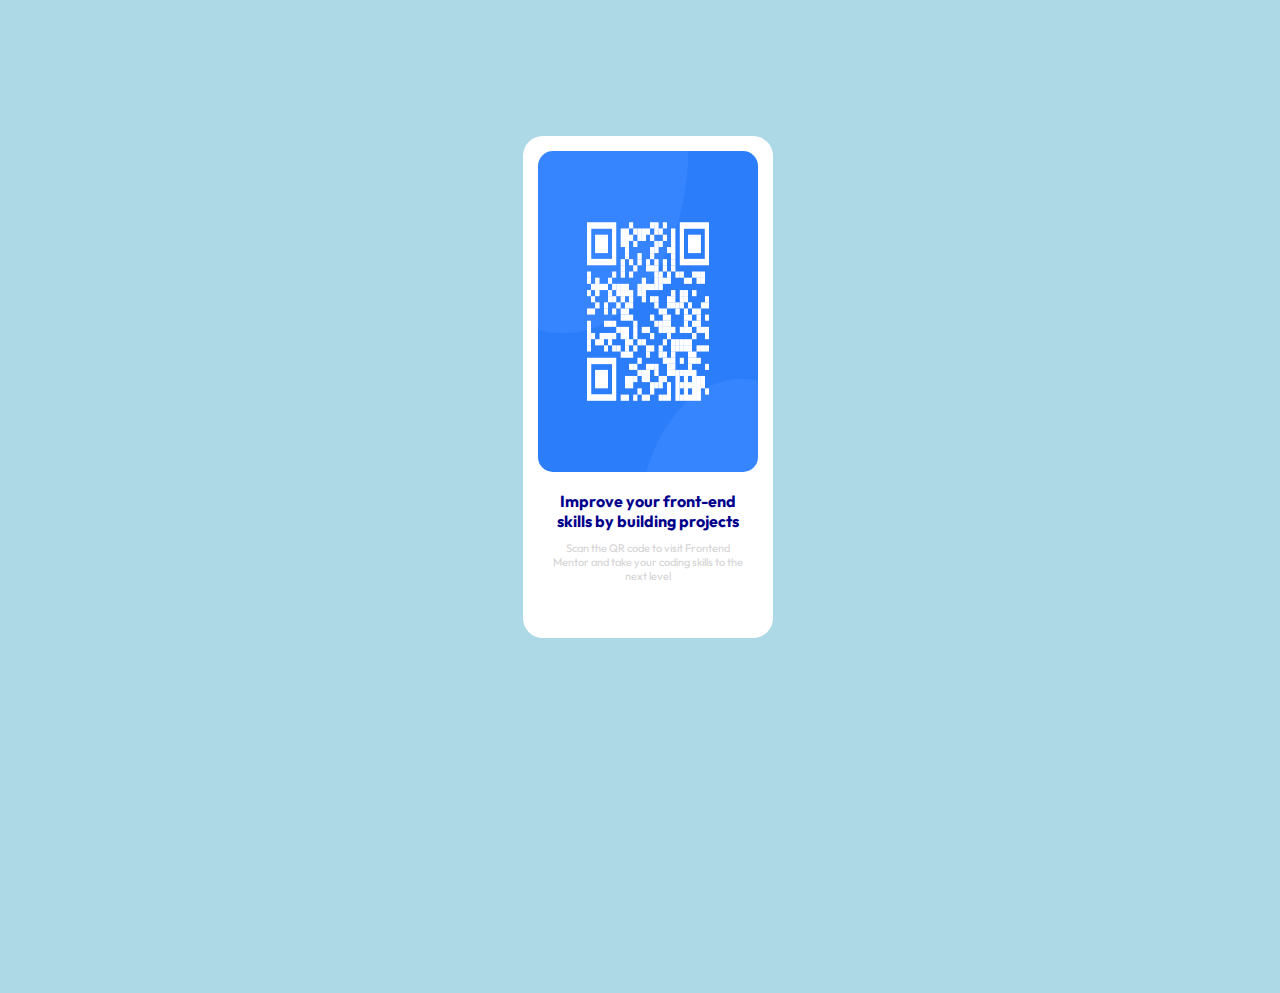
<file: 1.QR code component/index.html>
<!DOCTYPE html>
<html lang="en">
<head>
    <meta charset="UTF-8" />
    <meta name="viewport" content="width=device-width, initial-scale=1.0" />

    <link rel="preconnect" href="https://fonts.googleapis.com" />
    <link rel="preconnect" href="https://fonts.gstatic.com" crossorigin />
    <link href="https://fonts.googleapis.com/css2?family=Outfit:wght@100..900&display=swap" rel="stylesheet" />

    <title>QR code component</title>
    <link rel="website icon" href="image-qr-code.png">
   
   <style>
        * {
            height: 100%;
            width: 100%;
            padding: 0px;
            box-sizing: border-box;
        }

        body {
            padding-top: 10%;
            background: lightblue;
            display: flex;
            justify-content: center;
            text-align: center;
        }

        .box {
            width: 250px;
            height: 65%;
            justify-content: center;
            text-align: center;
            background-color: white;
            border-radius: 20px;
            position: relative;
        }

        img {
            padding: 15px;
            width: 100%;
            height: 60%;
        }

        img.rounded-corners {
            border-radius: 30px;
            height: 70%;
            width: 100%;
        }

        h2 {
            margin-top: 0%;
            font-size: 100%;
            font-family: "Outfit", sans-serif;
            padding: 30px;
            padding-top: 0%;
            position: absolute;
            text-align: center;
            color: darkblue;
        }

        h4 {
            margin-top: 0%;
            font-family: "Outfit", sans-serif;
            padding: 30px;
            font-weight: normal;
            font-size: 11px;
            color:lightgray;
            position: absolute;
            padding-top: 20%;
        }
    </style>
</head>

<body>
    <div class="box">
        <img src="image-qr-code.png" alt="image-qr-code" class="rounded-corners" />

        <h2>Improve your front-end skills by building projects</h2>

        <h4>
            Scan the QR code to visit Frontend Mentor and take your coding skills to
            the next level
        </h4>
    </div>
</body>

</html>
</file>
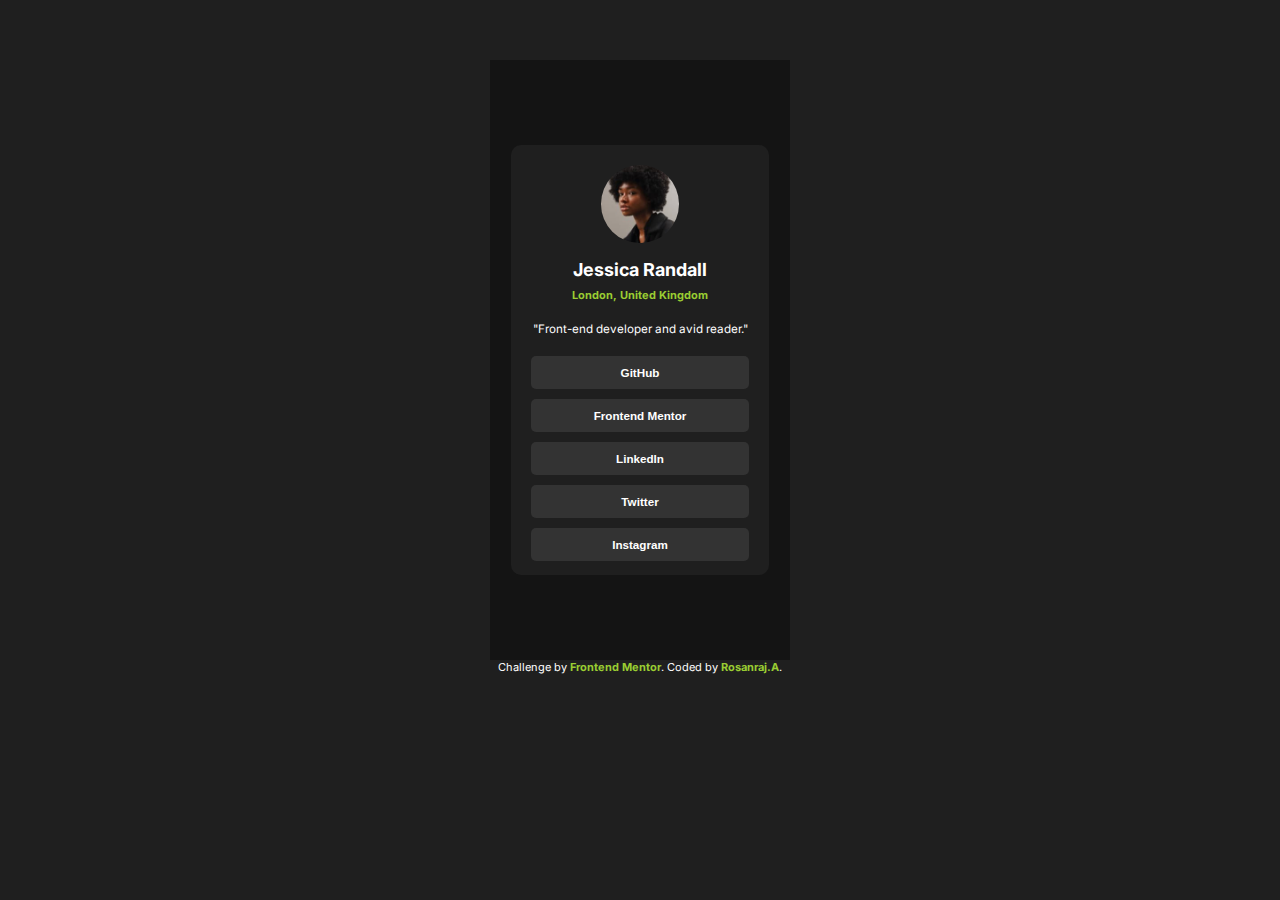
<file: 3.Social links profile/index.html>
<!DOCTYPE html>
<html lang="en">
  <head>
    <meta charset="UTF-8" />
    <meta name="viewport" content="width=device-width, initial-scale=1.0" />

    <link
      rel="icon"
      type="image/png"
      sizes="32x32"
      href="./assets/images/favicon-32x32.png"/>

    <link rel="stylesheet" href="style.css" />
    <title>Social links profile</title>

    <style>
      .attribution {
        font-size: 11px;
        text-align: center;
        color: white;
      }
      .attribution a {
        color:yellowgreen;
        font-weight: bolder;
        text-decoration:none;
      }
    </style>
  </head>
  <body>
    <div class="box">
      <div class="profile">
        <img src="assets/images/avatar-jessica.jpeg" class="avatar" alt="" />
        <p id="name">Jessica Randall</p>
        <p id="place">London, United Kingdom</p>
        <p id="role">"Front-end developer and avid reader."</p>
        
        <div class="buttons">
          <button id="btn">GitHub</button>
          <button id="btn">Frontend Mentor</button>
          <button id="btn">LinkedIn</button>
          <button id="btn">Twitter</button>
          <button id="btn">Instagram</button>
        </div>
      </div>
    </div>
    <div class="attribution">
      Challenge by
      <a href="https://www.frontendmentor.io?ref=challenge">Frontend Mentor</a
      >. Coded by <a href="#">Rosanraj.A</a>.
    </div>
  </body>
</html>
</file>
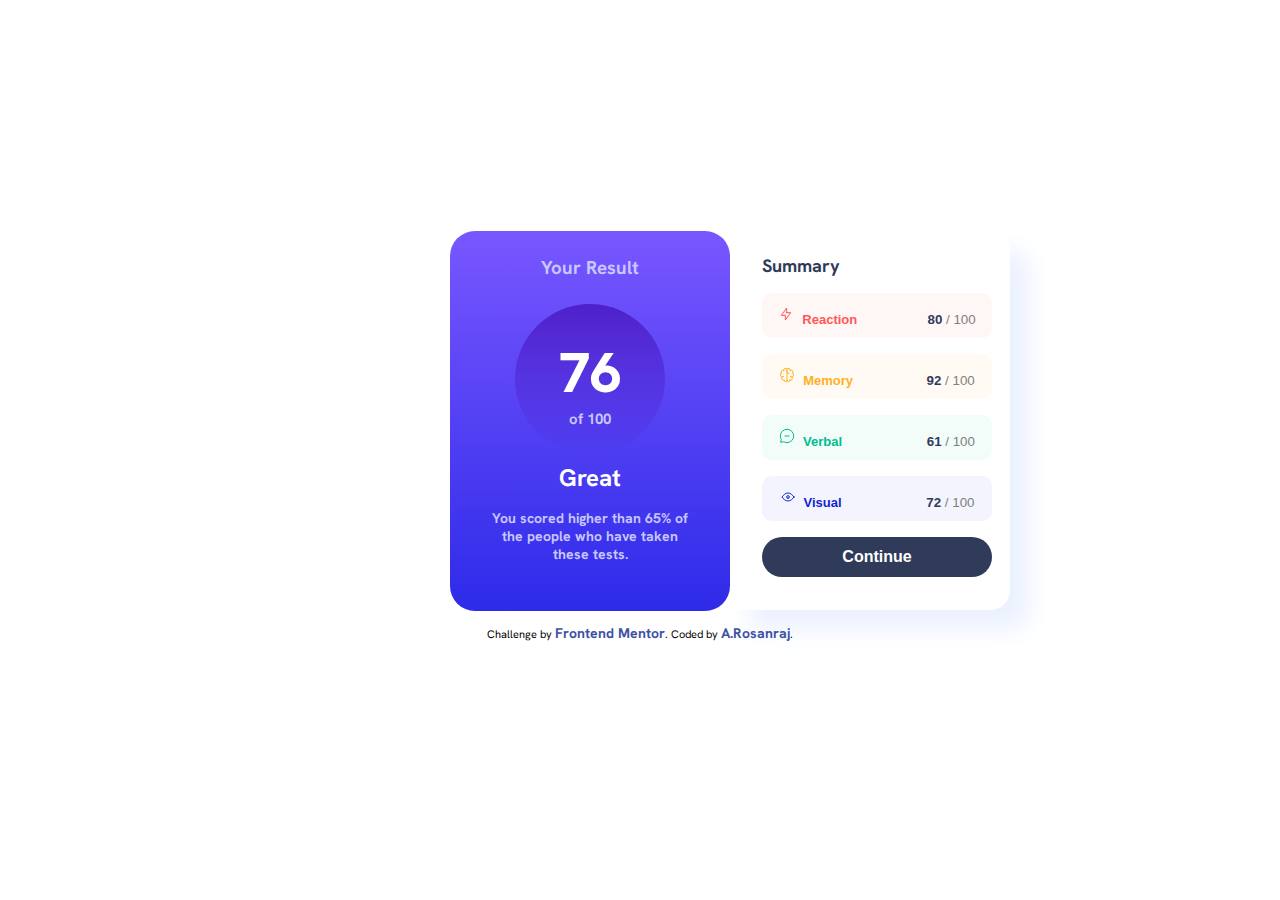
<file: 5.Results summary component/index.html>
<!DOCTYPE html>
<html lang="en">
  <head>
    <meta charset="UTF-8" />
    <meta name="viewport" content="width=device-width, initial-scale=1.0" />
    <link
      rel="icon"
      type="image/png"
      sizes="32x32"
      href="./assets/images/favicon-32x32.png"
    />
    <link rel="stylesheet" href="style.css" />

    <title>Frontend Mentor | Results summary component</title>

    <style>
      .attribution {
        text-align: center;
        font-size: 11px;
        padding-top: 14px;
      }
      .attribution a {
        color: hsl(228, 45%, 44%);
        text-decoration: none;
        font-size:14px;
        font-weight: 700;
      }
    </style>
  </head>
  <body>
    <div class="result-page">
      <h3>Your Result</h3>
      <div class="circle">
        <h1 id="head1">76</h1>
        <p id="para1">of 100</p>
      </div>
      <h2 id="Great">Great</h2>
      <p id="para2">
        You scored higher than 65% of the people who have taken these tests.
      </p>
    </div>

    <div class="bg-card">
      <h3 id="head2">Summary</h3>     

      <button class="reaction">
        <img src="assets/images/icon-reaction.svg"alt="" class="img1"><span class="red">Reaction</span>
        <span class="mark-violet">80</span> 
        <span class="total-gray">/ 100</span>
      </button>

      <button class="memory">
        <img src="assets/images/icon-memory.svg" alt="" class="img2"><span class="yellow">Memory</span>
        <span class="mark-violet">92</span>
        <span class="total-gray">/ 100</span>
      </button>

      <button class="verbal">
        <img src="assets/images/icon-verbal.svg" alt="" class="img3"><span class="green">Verbal</span>
        <span class="mark-violet">61</span>
        <span class="total-gray">/ 100</span>
      </button>
      

      <button class="visual">
        <img src="assets/images/icon-visual.svg" alt=""class="img4"><span class="violet">Visual</span>
        <span class="mark-violet">72</span> 
        <span class="total-gray">/ 100</span>
      </button>

      <button class="last">Continue</button>
    </div>

    <div class="attribution">
      Challenge by
      <a href="https://www.frontendmentor.io?ref=challenge">Frontend Mentor</a>.
      Coded by <a href="#">A.Rosanraj</a>.
    </div>
  </body>
</html>
</file>
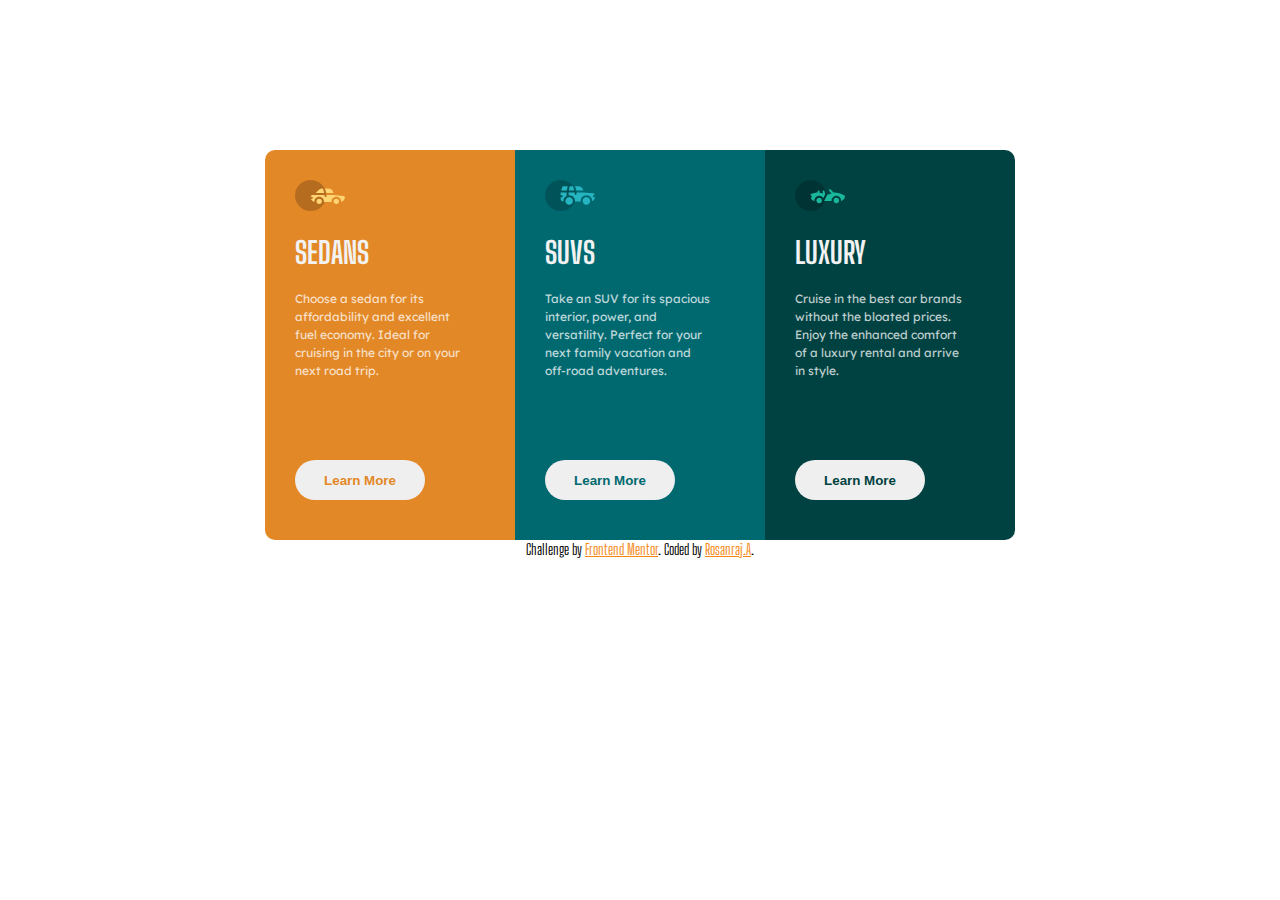
<file: 8.3 column preview card component/index.html>
<!DOCTYPE html>
<html lang="en">
<head>
  <meta charset="UTF-8">
  <meta name="viewport" content="width=device-width, initial-scale=1.0"> 

  <link rel="icon" type="image/png" sizes="32x32" href="./images/favicon-32x32.png">
  <link rel="stylesheet" href="css/style.css">
  <title>3-column preview card component</title>

  <style>
    .attribution { font-size: 15px; text-align: center; }
    .attribution a { color:hsl(31, 92%, 52%); }
  </style>
</head>
<body>
  <div class="container">
    <div class="card1">
      <div class="content">
        <img src="images/icon-sedans.svg" alt="" class="img1">
        <h1 class="name">Sedans</h1>
        <p class="about1">Choose a sedan for its affordability and excellent fuel economy. Ideal for cruising in the city 
          or on your next road trip.</p>
          <input type="button" value="Learn More" class="btn1">
      </div>
    </div>

    <div class="card2">
      <div class="content">
        <img src="images/icon-suvs.svg" alt="" class="img1">
        <h1 class="name">SUVs</h1>
        <p class="about2">Take an SUV for its spacious interior, power, and versatility. Perfect for your next family vacation 
          and off-road adventures.</p>
          <input type="button" value="Learn More"class="btn2">
      </div>
    </div>

    <div class="card3">
      <div class="content">
        <img src="images/icon-luxury.svg" alt="" class="img1">
        <h1 class="name">Luxury</h1>
        <p class="about2">Cruise in the best car brands without the bloated prices. Enjoy the enhanced comfort of a luxury 
          rental and arrive in style.</p>
          <input type="button" value="Learn More"class="btn3">
      </div>
    </div>

  </div>
  
  <div class="attribution">
    Challenge by <a href="https://www.frontendmentor.io?ref=challenge">Frontend Mentor</a>. 
    Coded by <a href="#">Rosanraj.A</a>.
  </div>
</body>
</html>
</file>
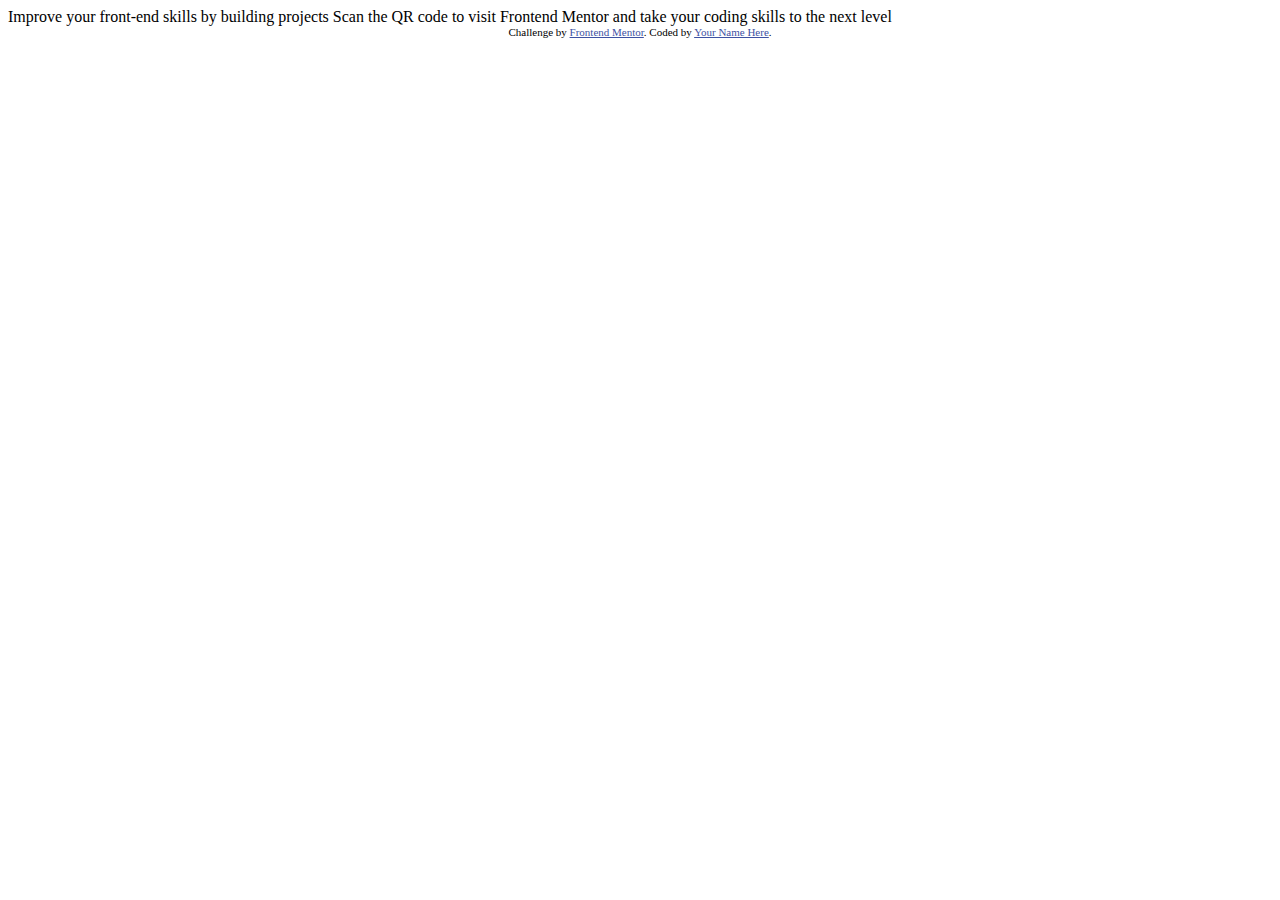
<file: 1.QR code component/qr-code-component-main/index.html>
<!DOCTYPE html>
<html lang="en">
<head>
  <meta charset="UTF-8">
  <meta name="viewport" content="width=device-width, initial-scale=1.0"> <!-- displays site properly based on user's device -->

  <link rel="icon" type="image/png" sizes="32x32" href="./images/favicon-32x32.png">
  
  <title>Frontend Mentor | QR code component</title>

  <!-- Feel free to remove these styles or customise in your own stylesheet 👍 -->
  <style>
    .attribution { font-size: 11px; text-align: center; }
    .attribution a { color: hsl(228, 45%, 44%); }
  </style>
</head>
<body>

  Improve your front-end skills by building projects

  Scan the QR code to visit Frontend Mentor and take your coding skills to the next level
  
  <div class="attribution">
    Challenge by <a href="https://www.frontendmentor.io?ref=challenge" target="_blank">Frontend Mentor</a>. 
    Coded by <a href="#">Your Name Here</a>.
  </div>
</body>
</html>
</file>
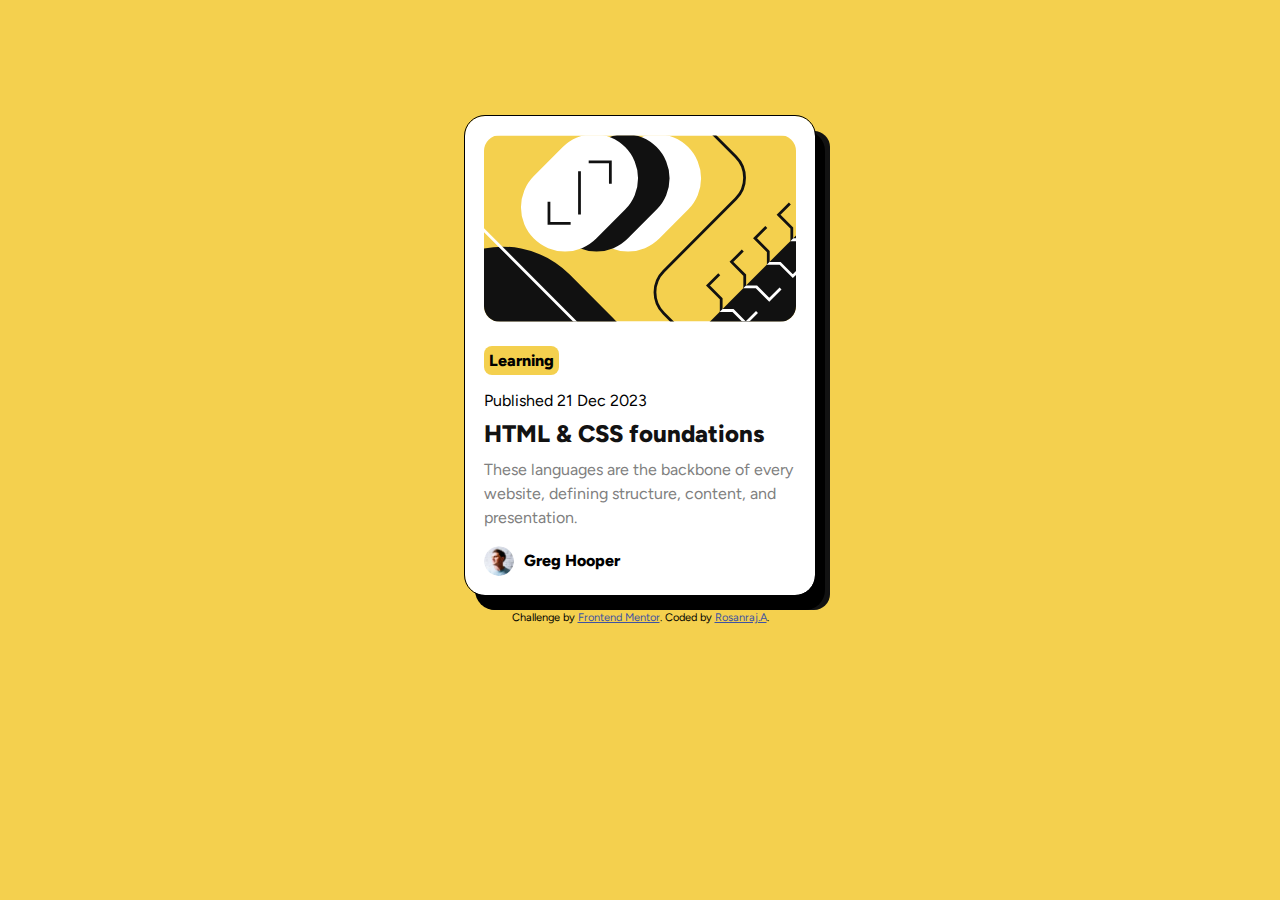
<file: 2.Blog preview card/blog-preview-card-main/index.html>
<!DOCTYPE html>
<html lang="en">
  <head>
    <meta charset="UTF-8" />
    <meta name="viewport" content="width=device-width, initial-scale=1.0">
    
    <link rel="icon" type="image/png" sizes="32x32" href="mobile-design.jpg">
    <link rel="stylesheet" href="style.css">
    <title>Blog preview card</title>

    <style>
      .attribution {
        font-size: 11px;
        text-align: center;
      }
      .attribution a {
        color: hsl(228, 45%, 44%);
      }
    </style>
  </head>
  <body>
    <div class="card">
      <img src="assets/images/illustration-article.svg" alt="" />

      <p class="para1">Learning</p>
      <p class="para2">Published 21 Dec 2023</p>

      <h1><a href="#">HTML & CSS foundations</a></h1>
      <p class="description">
        These languages are the backbone of every website, defining structure,
        content, and presentation.
      </p>

      <div class="author">
        <img src="assets/images/image-avatar.webp" alt="" />
        <p class="authorName">Greg Hooper</p>
      </div>
    </div>

    <div class="attribution">
      Challenge by
      <a href="https://www.frontendmentor.io?ref=challenge">Frontend Mentor</a>.
      Coded by <a href="#">Rosanraj.A</a>.
    </div>
  </body>
</html>
</file>
<file: 3.Social links profile/style.css>
@import url("https://fonts.googleapis.com/css2?family=Figtree:ital,wght@0,300..900;1,300..900&family=Inter:wght@100..900&display=swap");

* {
  padding: 0%;
  margin: 0%;
  box-sizing: border-box;
}

:root {
  --white: hsl(0, 0%, 100%);
  --Grey: hsl(0, 0%, 20%);
  --DarkGrey: hsl(0, 0%, 12%);
  --OffBlack: hsl(0, 0%, 8%);
}
body {
  font-family: "Inter", sans-serif;
  font-size: 14px;
  background-color: var(--DarkGrey);
  display: flex;
  flex-direction: column;
  justify-content: center;
  align-items: center;
  padding-top: 60px;
}
img.avatar {
  display: block;
  margin-left: auto;
  margin-right: auto;
  margin-top: 20px;
  border-radius: 50%;
  width: 30%;
}

div.box {
  width: 300px;
  height: 600px;
  background-color: var(--OffBlack);
  display: flex;
  flex-direction: column;
  justify-content: center;
}
div.profile {
  background-color: var(--DarkGrey);
  margin: 1.3rem;
  border-radius: 10px;
  height: 430px;
}

p#name {
  color: var(--white);
  text-align: center;
  font-size: large;
  margin-top: 1rem;
  font-weight: bold;
}

p#place {
  color: yellowgreen;
  text-align: center;
  font-size: 11px;
  font-weight: bolder;
  margin-top: 8px;
}

p#role {
  color: var(--white);
  text-align: center;
  font-size: smaller;
  margin-top: 20px;
}

div.buttons {
  display: flex;
  flex-direction: column;
  justify-content: center;
  gap: 10px;
  padding: 20px;
}

#btn{
  background-color: var(--Grey);
  border-radius: 5px;
  padding: 10px 24px;
  color: var(--white);
  border: none;
  font-weight: 600;
  font-size: smaller;
}
#btn:hover{
  background-color: yellowgreen;
  cursor: pointer;
  transition-duration: .3s;
  color: var(--DarkGrey);
}
</file>
<file: 5.Results summary component/style.css>
@import url("https://fonts.googleapis.com/css2?family=Figtree:ital,wght@0,300..900;1,300..900&family=Hanken+Grotesk:ital,wght@0,100..900;1,100..900&family=Inter:wght@100..900&family=Outfit:wght@100..900&family=Young+Serif&display=swap");

* {
  padding: 0px;
  margin: 0px;
  box-sizing: border-box;
}

:root {
  /*primary*/
  --Lightred: hsl(0, 100%, 67%);
  --Orangeyyellow: hsl(39, 100%, 56%);
  --Greenteal: hsl(166, 100%, 37%);
  --Cobaltblue: hsl(234, 85%, 45%);

  /*gradients*/
  --Lightslateblue: hsl(252, 100%, 67%);
  --Lightroyalblue: hsl(241, 81%, 54%);
  --Violetblue: hsla(256, 72%, 46%, 1);
  --Persianblue: hsla(241, 72%, 46%, 0);

  /*Neutral*/
  --White : hsl(0, 0%, 100%);
  --Paleblue: hsl(221, 100%, 96%);
  --Lightlavender: hsl(241, 100%, 89%);
  --Darkgrayblue: hsl(224, 30%, 27%);
}

body {
  font-family: "Hanken Grotesk", sans-serif;
  min-width: 100%;
  min-height: 100%;
  display: flex;
  flex-direction: column;
  justify-content: center;
  border-color:var(--White);
}

div.result-page{
    background:linear-gradient(var(--Lightslateblue),var(--Lightroyalblue));
    display: flex;
    flex-direction: column;
    align-items: center;
    width: 280px;
    height: 380px;
    margin-top: 200px;
    margin-left: 450px;
    border-radius: 25px;
    position:absolute;
}

h3{
  color: var(--Lightlavender);
  padding-top: 1.5rem;
}

.circle{
  width: 150px;
  height: 150px;
  background-image:linear-gradient(var(--Violetblue),var(--Persianblue));
  border-radius: 50%;
  margin-top: 1.5rem;
}

#head1{
  color:var(--White);
  font-size:3.5rem;
  text-align: center;
  padding-top:2rem;
  font-weight: 800;
}

#para1{
  color: var(--Lightlavender);
  margin-left: auto;
  margin-right: auto;
  text-align: center;
  font-weight:700;
  font-size:15px;
}

#Great{
  color: var(--White);
  padding: 0.5rem;
  font-size: 1.5rem;
}

#para2{
  color: var(--Lightlavender);
  margin: 0.5rem 2.5rem;
  text-align: center;
  font-size:14px;
  font-weight: 700;
}

div.bg-card{
  display: flex;
  flex-direction: column;
  width: 280px;
  height: 380px;
  margin-top: 230px;
  margin-left:730px;
  border-radius: 0px 20px 20px 0px;
  box-shadow:20px 20px 25px 0px hsl(221, 100%, 96%,1) ;
  padding-left: 2rem;
  padding-right: 2rem;
  position:inherit;
}

#head2{
  font-size:large;
  color: var(--Darkgrayblue);
  font-weight: bolder;
  padding-bottom:1rem;
}
 
button.reaction{
  background-color:hsl(0, 100%, 67%,0.05);
  outline: none;
  border: none;
  border-radius: 10px;
  width: 230px;
  height: 45px;
}
.img1{
  width: 16px;
  height: 20px;
}

.red{
  color: var(--Lightred);
  font-size: 13px;
  font-weight: 600;
  padding-right: 2.6rem;
  padding-left: 8px;
}

button.memory{
  background-color: hsl(39, 100%, 56%,0.05);
  outline: none;
  border: none;
  border-radius: 10px;
  width: 230px;
  height: 45px;
  margin-top: 1rem;
}
.img2{
  width: 16px;
  height: 20px;
}

.yellow{
  color:var(--Orangeyyellow);
  font-size: 13px;
  font-weight: 600;
  padding-right: 2.8rem;
  padding-left: 8px;
}

button.verbal{
  background-color: hsl(166, 100%, 37%,0.05);
  outline: none;
  border: none;
  border-radius: 10px;
  width: 230px;
  height: 45px;
  margin-top: 1rem; 
}
.img3{
  width: 16px;
  height: 20px;
}
.green{
  color:var(--Greenteal);
  font-size: 13px;
  font-weight: 600;
  padding-right: 3.5rem;
  padding-left: 8px;
}

button.visual{
  background-color:hsl(234, 85%, 45%,0.05);
  outline: none;
  border: none;
  border-radius: 10px;
  width: 230px;
  height: 45px;
  margin-top: 1rem; 
}
.img4{
  width: 16px;
  height: 20px;
}

.violet{
  color:var(--Cobaltblue);
  font-size: 13px;
  font-weight: 600;
  padding-right: 3.5rem;
  padding-left: 8px;
}

.mark-violet{
  color:hsl(224, 30%, 27%); 
  font-weight: 700;
  padding-left: 25px;
}

.total-gray{
  color:gray
}

.last{
  background-color: hsl(224, 30%, 27%,1);
  outline: none;
  border: none;
  border-radius: 30px;
  width: 230px;
  height: 40px;
  margin-top: 1rem;
  color: var(--White);
  font-size: 1rem;
  font-weight: 700;
}

.last:hover{
  cursor: pointer;
  background:linear-gradient(var(--Lightslateblue),var(--Lightroyalblue));
}
</file>
<file: 8.3 column preview card component/css/style.css>
@import url('https://fonts.googleapis.com/css2?family=League+Spartan:wght@100..900&family=Lexend+Deca:wght@100..900&display=swap');
@import url('https://fonts.googleapis.com/css2?family=Big+Shoulders+Display:wght@100..900&family=League+Spartan:wght@100..900&family=Lexend+Deca:wght@100..900&display=swap');

:root{
    --Brightorange:hsl(31, 77%, 52%);
    --Darkcyan: hsl(184, 100%, 22%);
    --Verydarkcyan: hsl(179, 100%, 13%);

    --Transparentwhite: hsla(0, 0%, 100%, 0.75);
    --Verylightgray: hsl(0, 0%, 95%);
}
*{
    padding: 0;
    margin: 0;
    box-sizing: border-box;
}

body{
    font-size: 15px;
    font-family: "Lexend Deca", sans-serif;
    font-family: "Big Shoulders Display", sans-serif;
}

.card1{
    width: 250px;
    height: 390px;
    background-color:var(--Brightorange);
    border-radius: 10px 0px 0px 10px;
    padding: 30px;
    flex-wrap: wrap;
}
.img1{
    width: 50px;
}
.name{
    margin:20px 0px;
    text-transform: uppercase;
    font-size: 30px;
    color: var(--Verylightgray);
}
.about1{
    width: 165px;
    font-family: "Lexend Deca", sans-serif;
    font-size: 12px;
    color: var(--Transparentwhite);
    line-height: 18px;
}
.btn1{
    border-radius: 20px;
    width: 130px;
    height: 40px;
    color: var(--Brightorange);
    border: none;
    margin-top: 80px;
    font-weight: 550;
}

.card2{
    width: 250px;
    height: 390px;
    background-color:var(--Darkcyan);
    padding: 30px;
}
.about2{
    width: 169px;
    font-family: "Lexend Deca", sans-serif;
    font-size: 12px;
    color: var(--Transparentwhite);
    line-height: 18px;
}
.btn2{
    border-radius: 20px;
    width: 130px;
    height: 40px;
    color: var(--Darkcyan);
    border: none;
    margin-top: 80px;
    font-weight: 550;
}
.card3{
    width: 250px;
    height: 390px;
    background-color:var(--Verydarkcyan);
    padding: 30px;
    border-radius: 0px 10px 10px 0px;
}
.about3{
    width: 169px;
    font-family: "Lexend Deca", sans-serif;
    font-size: 12px;
    color: var(--Transparentwhite);
    line-height: 18px;
}
.btn3{
    border-radius: 20px;
    width: 130px;
    height: 40px;
    color: var(--Verydarkcyan);
    border: none;
    margin-top: 80px;
    font-weight: 550;
}
.container{
    display: flex;
    align-items: center;
    justify-content: center;
    margin-top: 150px;
    flex-wrap:wrap;
}

.btn1:hover{
    cursor: pointer;
    background-color: var(--Brightorange);
    color: var(--Verylightgray);
    border: 2px solid white;
}
.btn2:hover{
    cursor: pointer;
    background-color: var(--Darkcyan);
    color: var(--Verylightgray);
    border: 2px solid white;
}
.btn3:hover{
    cursor: pointer;
    background-color: var(--Verydarkcyan);
    color: var(--Verylightgray);
    border: 2px solid white;
}

@media (max-width:375px) {
    .container{
        display: flex;
        align-items: center;
        flex-direction: row;
        justify-content: center;
    }
    .card1{
        width: 250px;
        height: 330px;
        border-radius: 10px 10px 0px 0px;
    }
    .about1{
        width: 180px;
    }
    .btn1{
        margin-top: 25px;
    }
    .card2{
        width: 250px;
        height: 330px;
    }
    .about2{
        width: 180px;
    }
    .btn2{
        margin-top: 25px;
    }
    .card3{
        width: 250px;
        height: 330px;
        border-radius: 0px 0px 10px 10px;
    }
    .about3{
        width: 180px;
    }
    .btn3{
        margin-top: 25px;
    }   
}
</file>
<file: 2.Blog preview card/blog-preview-card-main/style.css>
@import url('https://fonts.googleapis.com/css2?family=Figtree:ital,wght@0,300..900;1,300..900&family=Outfit:wght@100..900&display=swap');

*{
   margin: 0px;
   padding: 0px;
   box-sizing: border-box;
}
:root{
   --Yellow: hsl(47, 88%, 63%);
   --White: hsl(0, 0%, 100%);
   --Grey: hsl(0, 0%, 50%);
   --Black: hsl(0, 0%, 7%);
}

body{
   background-color: var(--Yellow);
   font-family: "Figtree", sans-serif;
   display: flex;
   flex-direction: column;
   align-items: center;
   margin-top: 100px;
}

img{
   width: 100%;
   display: block;
   border-radius: 16px;
}

.card{
   font-family: "Figtree", sans-serif; 
   max-width:350px;
   padding: 19px;
   margin: 16px;
   background-color:var(--White);
   border-radius: 20px;
   outline: 1px solid #000;
   position: relative;
   box-shadow: 10px 15px;
}

.card::before{
   content: '';
   display: block;
   width: 100%;
   height: 100%;
   background-color: var(--Black);
   position: absolute;
   top: 15px;
   border-radius: 16px;
   right: -15px;
   z-index: -1;
}

.para1{
   background-color:var(--Yellow);
   width: min-content;
   padding:5px;
   margin-top:24px;
   font-weight: 800;
   border-radius: 8px;
}

.para2{
   margin-top: 16px;
}

h1 a{
   font-size: 24px;
   font-weight: 800;
   line-height: 2;
   color: var(--Black);
   text-decoration: none;
}
h1 a:hover{
   color: var(--Yellow);
}
.description{
   color: var(--Grey);
   line-height: 1.5;
}

.author{
   margin-top: 1rem;
   display: flex;
   align-items: center;
   gap: 8px;
   width: 30px;
}
.authorName{
   padding-left: 2.5rem;
   font-weight: 800;
   position: absolute;
}
</file>
